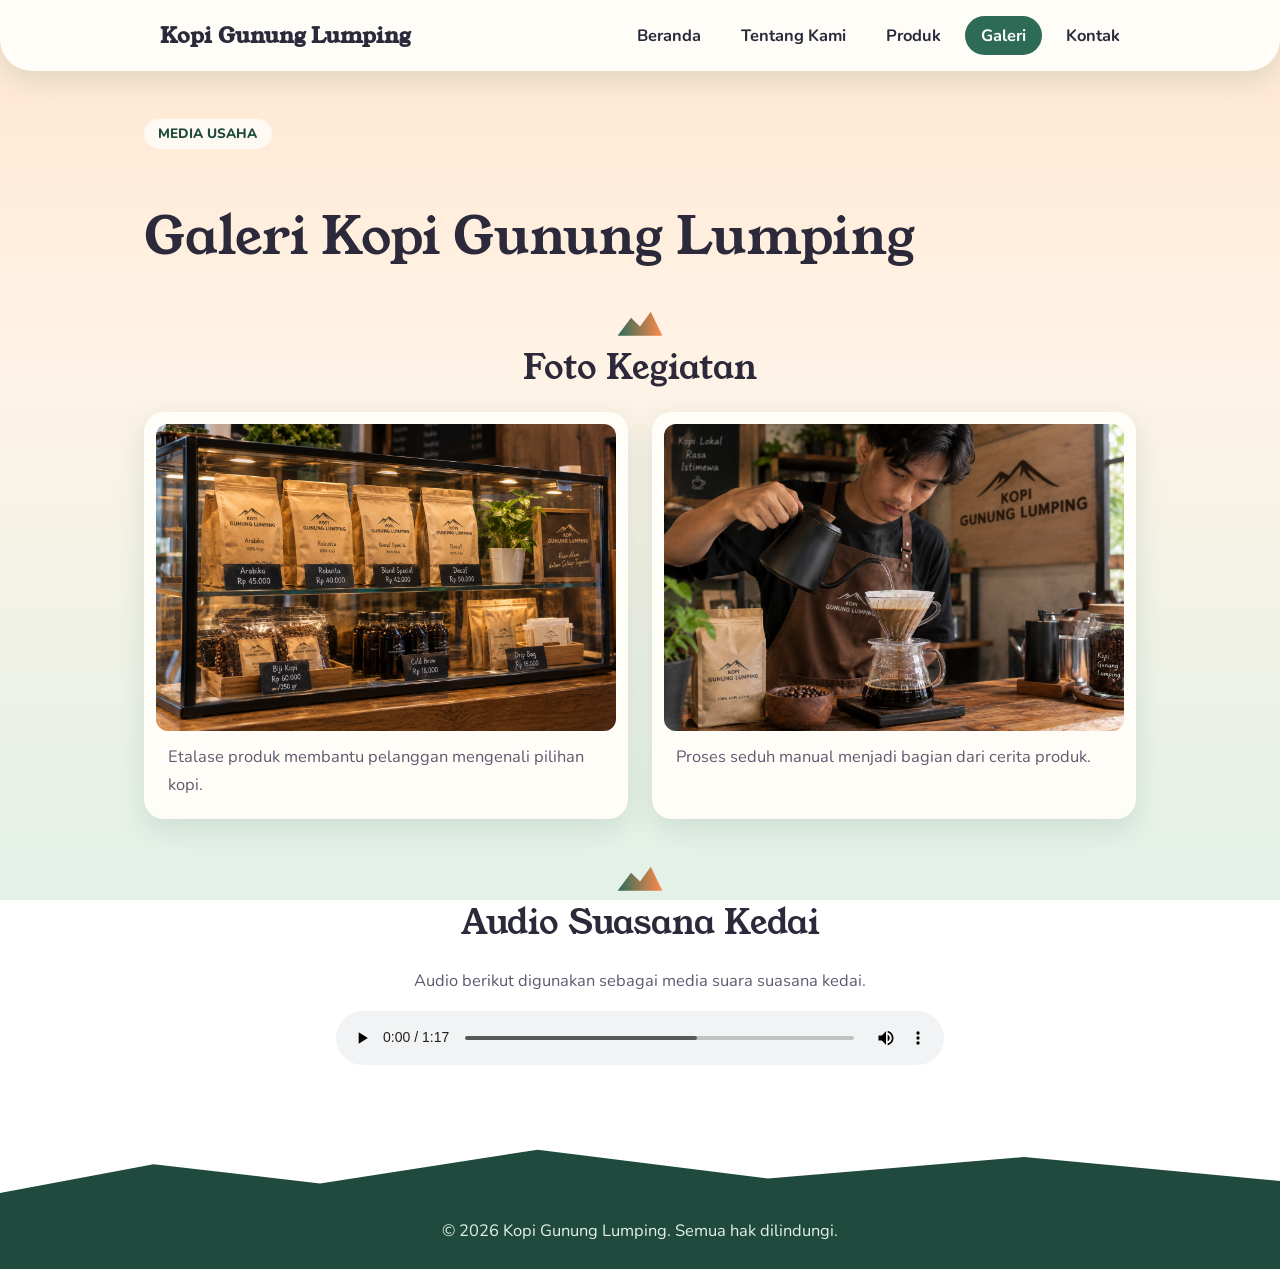
<file: galeri.html>
<!doctype html>
<html lang="id">
<head>
    <meta charset="utf-8">
    <meta name="viewport" content="width=device-width, initial-scale=1">
    <title>Galeri Kopi Gunung Lumping</title>
    <link rel="stylesheet" href="css/style.css">
</head>
<body>
<a class="skip-link" href="#konten">Lewati ke konten utama</a>
<header class="site-header">
  <nav class="nav container" aria-label="Navigasi utama">
    <a class="brand" href="index.html">Kopi Gunung Lumping</a>

    <details class="mobile-menu">
      <summary aria-label="Buka menu navigasi">
        <span class="hamburger" aria-hidden="true">☰</span>
        <span>Menu</span>
      </summary>

      <ul>
        <li><a href="index.html">Beranda</a></li>
        <li><a href="tentang.html">Tentang Kami</a></li>
        <li><a href="produk.html">Produk</a></li>
        <li><a aria-current="page" href="galeri.html">Galeri</a></li>
        <li><a href="kontak.html">Kontak</a></li>
      </ul>
    </details>

    <ul class="desktop-menu">
      <li><a href="index.html">Beranda</a></li>
      <li><a href="tentang.html">Tentang Kami</a></li>
      <li><a href="produk.html">Produk</a></li>
      <li><a aria-current="page" href="galeri.html">Galeri</a></li>
      <li><a href="kontak.html">Kontak</a></li>
    </ul>
  </nav>
</header>
<main id="konten" class="page">
    <section>
        <p class="eyebrow">MEDIA USAHA</p>
        <h1>Galeri Kopi Gunung Lumping</h1>
        <h2>Foto Kegiatan</h2>
        <div class="gallery-grid">
            <figure class="media-card">
                <img src="assets/images/Etalase Kopi Artisanal Hangat.png" width="640" height="360" loading="lazy" alt="Barista menuang air panas ke dripper kopi" />
                <figcaption>Etalase produk membantu pelanggan mengenali pilihan kopi.</figcaption>
            </figure>
            <figure class="media-card">
                <img src="assets/images/Seduhan Kopi Gunung Lumping (1).png" width="640" height="360" loading="lazy" alt="Barista menuang air panas ke dripper kopi" />
                <figcaption>Proses seduh manual menjadi bagian dari cerita produk.</figcaption>
            </figure>
        </div>
    </section>
    <section>
        <h2>Audio Suasana Kedai</h2>
        <p id="audio-note">Audio berikut digunakan sebagai media suara suasana kedai.</p>
        <audio controls aria-describedby="audio-note">
            <source src="assets/audio/Hangatkan_Sanubari_Pagi.mp3" type="audio/mp3">
            Browser Anda tidak mendukung pemutar audio.
        </audio>
    </section>
</main>
<footer class="site-footer">
    <p>&copy; 2026 Kopi Gunung Lumping. Semua hak dilindungi.</p>
</footer>
<script src="js/scrpit.js"></script>
</body>
</html>
</file>
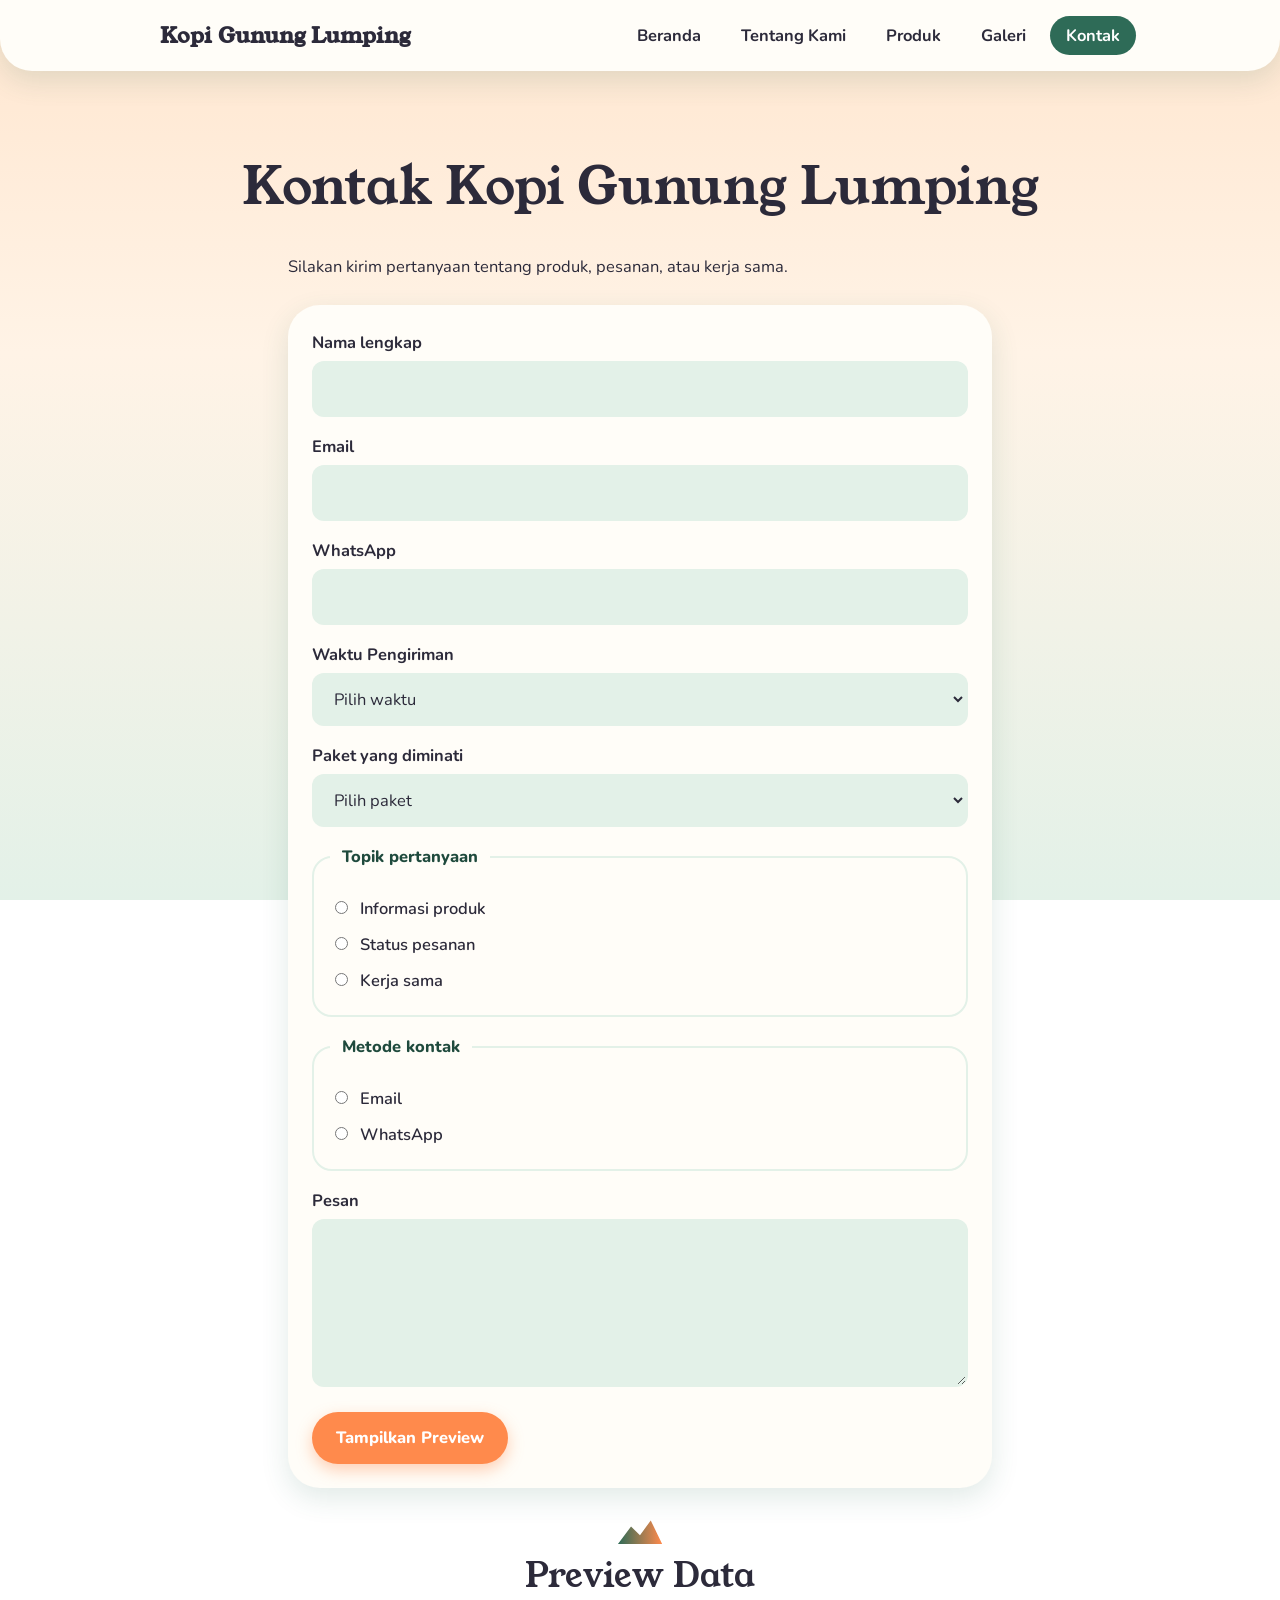
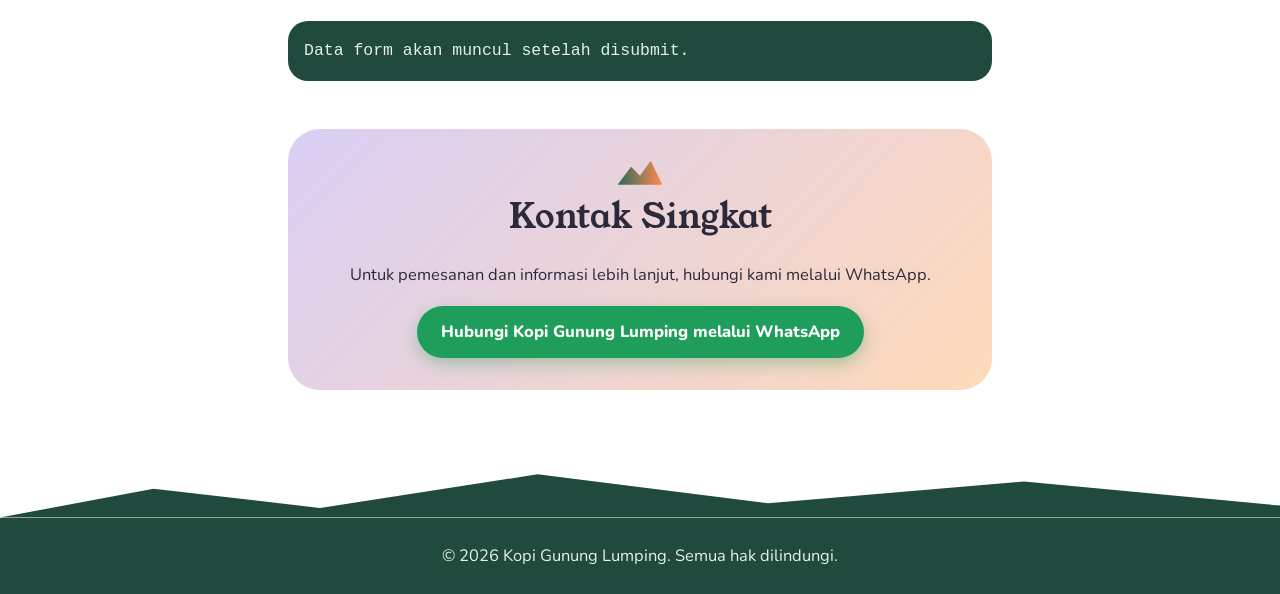
<file: kontak.html>
<!doctype html>
<html lang="id">
  <head>
    <meta charset="utf-8" />
    <meta name="viewport" content="width=device-width, initial-scale=1" />
    <title>Kontak Kopi Gunung Lumping - Website UMKM</title>
    <link rel="stylesheet" href="css/style.css" />
    <script src="js/form.js" defer></script>
  </head>
  <body>
    <a class="skip-link" href="#konten">Lewati ke konten utama</a>
    <header class="site-header">
  <nav class="nav container" aria-label="Navigasi utama">
    <a class="brand" href="index.html">Kopi Gunung Lumping</a>

    <details class="mobile-menu">
      <summary aria-label="Buka menu navigasi">
        <span class="hamburger" aria-hidden="true">☰</span>
        <span>Menu</span>
      </summary>

      <ul>
        <li><a href="index.html">Beranda</a></li>
        <li><a href="tentang.html">Tentang Kami</a></li>
        <li><a href="produk.html">Produk</a></li>
        <li><a href="galeri.html">Galeri</a></li>
        <li><a aria-current="page" href="kontak.html">Kontak</a></li>
      </ul>
    </details>

    <ul class="desktop-menu">
      <li><a href="index.html">Beranda</a></li>
      <li><a href="tentang.html">Tentang Kami</a></li>
      <li><a href="produk.html">Produk</a></li>
      <li><a href="galeri.html">Galeri</a></li>
      <li><a aria-current="page" href="kontak.html">Kontak</a></li>
    </ul>
  </nav>
</header>
    
    <main id="konten" class="page">
      <h1>Kontak Kopi Gunung Lumping</h1>
      <p>Silakan kirim pertanyaan tentang produk, pesanan, atau kerja sama.</p>

        <form id="form-kontak" action="#" method="post">
            <div class="field">
            <label for="nama">Nama lengkap</label>
            <input id="nama" name="nama" type="text" autocomplete="name" required />
            </div>

            <div class="field">
            <label for="email">Email</label>
            <input id="email" name="email" type="email" autocomplete="email" required />
            </div>

            <div class="field">
            <label for="whatsapp">WhatsApp</label>
            <input id="whatsapp" name="whatsapp" type="tel" autocomplete="tel" required />
            </div>

            <div class="field">
            <label for="waktu">Waktu Pengiriman</label>
            <select id="waktu" name="waktu" required>
                <option value="">Pilih waktu</option>
                <option value="pagi">Pagi </option>
                <option value="siang">Siang </option>
                <option value="sore">Sore </option>
                <option value="malam">Malam </option>
            </select>
            </div>

            <div class="field">
            <label for="paket">Paket yang diminati</label>
            <select id="paket" name="paket" required>
                <option value="">Pilih paket</option>
                <option value="rumahan">Paket rumahan</option>
                <option value="kantor">Paket kantor</option>
                <option value="reseller">Paket reseller</option>
            </select>
            </div>

            <fieldset>
            <legend>Topik pertanyaan</legend>
            <label><input type="radio" name="topik" value="produk" required /> Informasi produk</label>
            <label><input type="radio" name="topik" value="pesanan" /> Status pesanan</label>
            <label><input type="radio" name="topik" value="kerja sama" /> Kerja sama</label>
            </fieldset>

            <fieldset>
            <legend>Metode kontak</legend>
            <label><input type="radio" name="metode" value="email" /> Email</label>
            <label><input type="radio" name="metode" value="whatsapp" /> WhatsApp</label>
            </fieldset>

            <div class="field">
            <label for="pesan">Pesan</label>
            <textarea id="pesan" name="pesan" rows="5" required minlength="10"></textarea>
            </div>

            <button type="submit">Tampilkan Preview</button>
        </form>

      <section aria-labelledby="preview-title">
        <h2 id="preview-title">Preview Data</h2>
        <pre id="preview-form" aria-live="polite">Data form akan muncul setelah disubmit.</pre>
      </section>
      
      <section class="contact-section" id="kontak" aria-labelledby="kontak-title">
        <h2 id="kontak-title">Kontak Singkat</h2>
        <p>Untuk pemesanan dan informasi lebih lanjut, hubungi kami melalui WhatsApp.</p>
        <a href="https://wa.me/6285846058980" target="_blank">
         Hubungi Kopi Gunung Lumping melalui WhatsApp
        </a>
      </section>
    </main>

    <footer class="site-footer">
      <p>&copy; 2026 Kopi Gunung Lumping. Semua hak dilindungi.</p>
    </footer>
    <script src="js/scrpit.js"></script>
  </body>
</html>
</file>
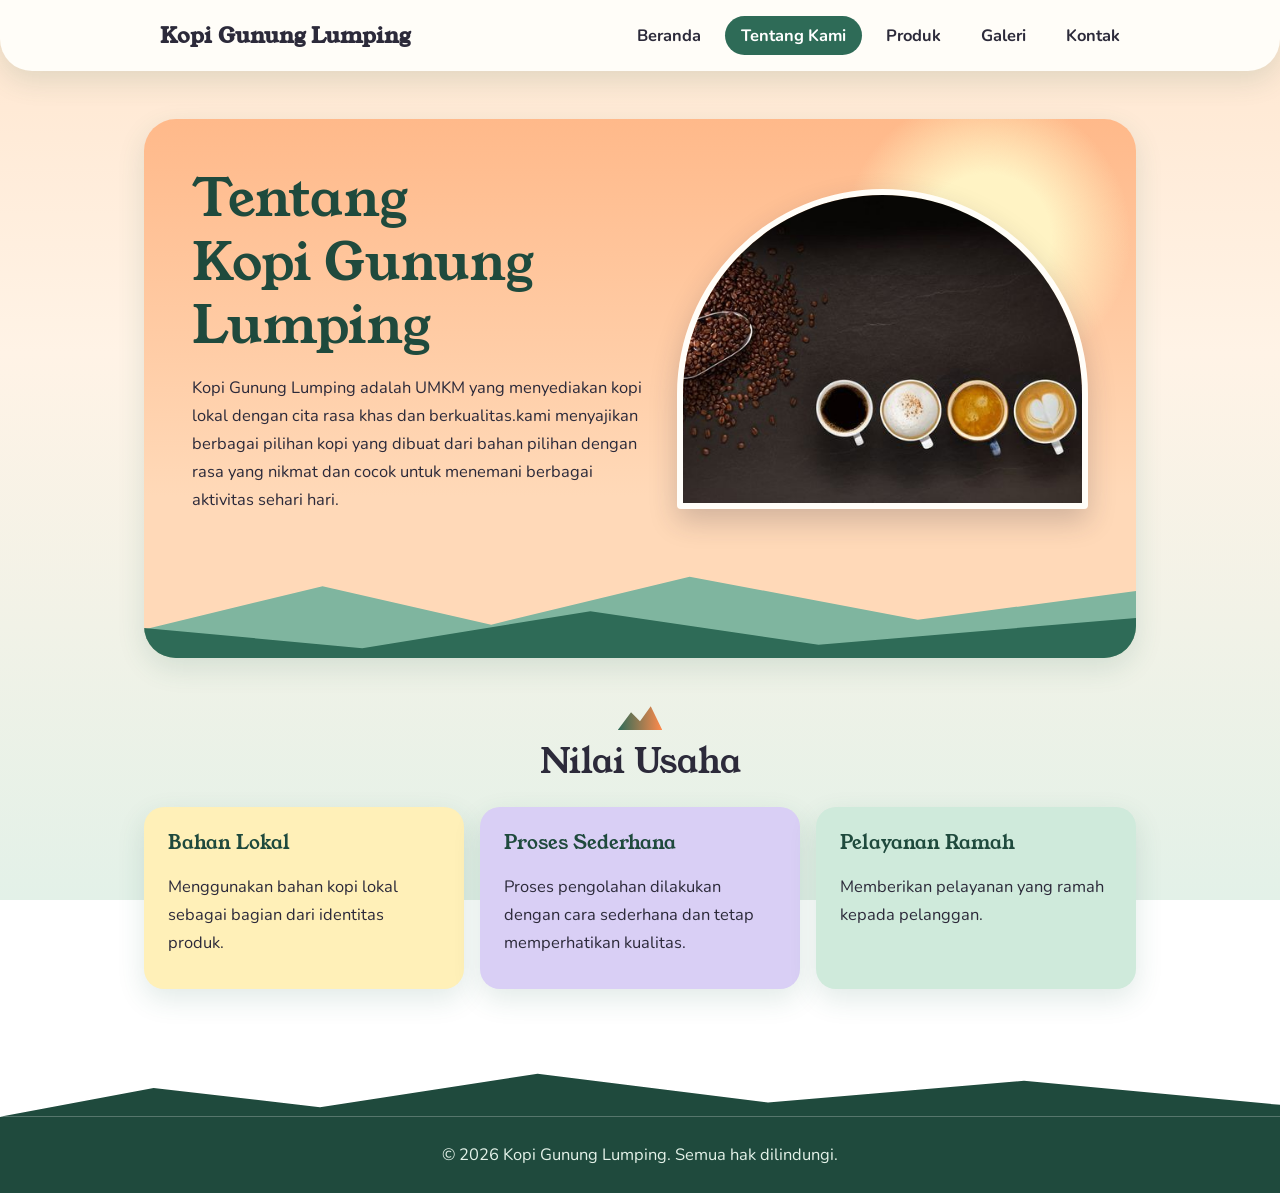
<file: tentang.html>
<!doctype html>
<html lang="id">
<head>
    <meta charset="utf-8">
    <meta name="viewport" content="width=device-width, initial-scale=1">
    <title>Tentang Kopi Gunung Lumping</title>
    <link rel="stylesheet" href="css/style.css">
    <script src="js/app.js" defer></script>
</head>
<body>
<a class="skip-link" href="#konten">Lewati ke konten utama</a>
<header class="site-header">
  <nav class="nav container" aria-label="Navigasi utama">
    <a class="brand" href="index.html">Kopi Gunung Lumping</a>

    <details class="mobile-menu">
      <summary aria-label="Buka menu navigasi">
        <span class="hamburger" aria-hidden="true">☰</span>
        <span>Menu</span>
      </summary>

      <ul>
        <li><a href="index.html">Beranda</a></li>
        <li><a aria-current="page" href="tentang.html">Tentang Kami</a></li>
        <li><a href="produk.html">Produk</a></li>
        <li><a href="galeri.html">Galeri</a></li>
        <li><a href="kontak.html">Kontak</a></li>
      </ul>
    </details>

    <ul class="desktop-menu">
      <li><a href="index.html">Beranda</a></li>
      <li><a aria-current="page" href="tentang.html">Tentang Kami</a></li>
      <li><a href="produk.html">Produk</a></li>
      <li><a href="galeri.html">Galeri</a></li>
      <li><a href="kontak.html">Kontak</a></li>
    </ul>
  </nav>
</header>
<main id="konten" class="page">
    <section class="hero">
        <div class="hero-content">
            <p class="eyebrow"></p>
            <h1>Tentang Kopi Gunung Lumping</h1>
            <p>Kopi Gunung Lumping adalah UMKM yang menyediakan kopi lokal dengan cita rasa khas dan berkualitas.kami menyajikan berbagai pilihan kopi yang
                dibuat dari bahan pilihan dengan rasa yang nikmat dan cocok untuk menemani berbagai aktivitas sehari hari.</p>
        </div>
        <div class="hero-media">
            <img src="assets/images/download.jpg" width="640" height="360" loading="lazy" alt="Barista menuang air panas ke dripper kopi" />
            <span class="hero-badge"></span>
        </div>
    </section>
    <section>
        <h2>Nilai Usaha</h2>
        <div class="nilai-list">
            <article class="info-card">
                <h3>Bahan Lokal</h3>
                <p>Menggunakan bahan kopi lokal sebagai bagian dari identitas produk.</p>
            </article>
            <article class="info-card">
                <h3>Proses Sederhana</h3>
                <p>Proses pengolahan dilakukan dengan cara sederhana dan tetap memperhatikan kualitas.</p>
            </article>
            <article class="info-card">
                <h3>Pelayanan Ramah</h3>
                <p>Memberikan pelayanan yang ramah kepada pelanggan.</p>
            </article>
        </div>
    </section>
</main>
<footer class="site-footer">
        <p>&copy; 2026 Kopi Gunung Lumping. Semua hak dilindungi.</p>
    </footer>
    <script src="js/scrpit.js"></script>
</body>
</html>
</file>
<file: css/style.css>
@import url("https://fonts.googleapis.com/css2?family=Young+Serif&family=Nunito:wght@400;600;700;800&display=swap");

/* =====================================================
   Kopi Gunung Lumping - Desain C: "Pagi di Pegunungan"
   Fajar jingga, kabut hijau, pinus, lavender senja
   ===================================================== */
:root {
  --tinta: #2c2a3a;
  --fajar: #ffd9b8;
  --jingga: #ff8a4c;
  --kabut: #e3f1e8;
  --pinus: #2e6b57;
  --pinus-tua: #1f4a3d;
  --lavender: #d9cff5;
  --mentega: #fff0b8;
  --awan: #fffdf8;

  --color-primary: var(--jingga);
  --color-primary-strong: #e5702f;
  --color-text: var(--tinta);
  --color-muted: #5f5a70;
  --color-surface: var(--awan);
  --color-surface-soft: var(--fajar);
  --color-border: #ead9c6;
  --color-focus: var(--pinus);
  --color-cerah: var(--mentega);

  --space-1: 0.5rem;
  --space-2: 0.75rem;
  --space-3: 1rem;
  --space-4: 1.5rem;
  --space-5: 2rem;
  --space-6: 3rem;

  --radius-sm: 0.75rem;
  --radius-md: 1.25rem;
  --radius-lg: 2rem;

  --bayang: 0 10px 28px rgb(46 107 87 / 14%);

  --font-judul: "Young Serif", Georgia, serif;
  --font-isi: "Nunito", "DM Sans", Arial, sans-serif;
}

*,
*::before,
*::after {
  box-sizing: border-box;
}

body {
  margin: 0;
  color: var(--tinta);
  background: linear-gradient(180deg, #ffe6cf 0, #fff3e6 22rem, var(--kabut) 100%) fixed;
  font-family: var(--font-isi);
  font-size: 1.03rem;
  line-height: 1.7;
}

img {
  max-width: 100%;
  height: auto;
}

.page {
  width: min(100% - 2rem, 62rem);
  margin-inline: auto;
  padding-block: var(--space-6);
}

.page > section + section {
  margin-top: var(--space-6);
}

h1,
h2,
h3,
.brand {
  font-family: var(--font-judul);
  font-weight: 400;
  line-height: 1.2;
  text-wrap: balance;
}

h1 {
  font-size: clamp(2.1rem, 5.5vw, 3.3rem);
}

h2 {
  margin-block: var(--space-5) var(--space-4);
  text-align: center;
  font-size: clamp(1.5rem, 3.5vw, 2.1rem);
}

/* siluet gunung kecil di atas judul bagian */
h2::before {
  content: "";
  display: block;
  width: 2.8rem;
  height: 1.5rem;
  margin: 0 auto var(--space-2);
  background: linear-gradient(90deg, var(--pinus), var(--jingga));
  clip-path: polygon(0 100%, 30% 25%, 50% 62%, 74% 0, 100% 100%);
}

h3 {
  margin-top: 0;
  font-size: 1.2rem;
}

.eyebrow {
  display: inline-block;
  margin: 0 0 var(--space-2);
  padding: 0.2rem 0.9rem;
  color: var(--pinus-tua);
  font-size: 0.85rem;
  font-weight: 800;
  background: rgb(255 255 255 / 70%);
  border-radius: 999px;
}

.eyebrow:empty {
  display: none;
}

/* ============== Fokus & Skip Link ================= */

.skip-link {
  position: absolute;
  top: -5rem;
  left: var(--space-3);
  z-index: 20;
  padding: var(--space-2) var(--space-3);
  color: #fff;
  background: var(--tinta);
}

.skip-link:focus {
  top: var(--space-3);
}

a:focus-visible,
button:focus-visible,
summary:focus-visible,
input:focus-visible,
select:focus-visible,
textarea:focus-visible {
  outline: 3px solid var(--pinus);
  outline-offset: 3px;
}

/* ============== Header & Navigasi ================= */

.site-header {
  padding: var(--space-3) var(--space-4);
  background: var(--awan);
  border-radius: 0 0 var(--radius-lg) var(--radius-lg);
  box-shadow: var(--bayang);
}

.brand {
  display: flex;
  align-items: center;
  gap: var(--space-2);
  color: var(--pinus-tua);
  font-size: 1.35rem;
  text-decoration: none;
}

.brand::before {
  content: "";
  flex: none;
  width: 1.9rem;
  height: 1.3rem;
  background: linear-gradient(90deg, var(--pinus), var(--jingga));
  clip-path: polygon(0 100%, 30% 25%, 50% 62%, 74% 0, 100% 100%);
}

.brand-text {
  display: flex;
  flex-direction: column;
}

.brand-name {
  font-family: var(--font-judul);
  font-size: 1.35rem;
  font-weight: 400;
}

.nav {
  display: flex;
  flex-direction: column;
  align-items: flex-start;
  justify-content: space-between;
  gap: var(--space-3);
  width: min(100% - 2rem, 62rem);
  margin-inline: auto;
}

.nav ul {
  display: flex;
  flex-direction: column;
  flex-wrap: wrap;
  gap: var(--space-1);
  margin: 0;
  padding: 0;
  list-style: none;
}

.nav li {
  margin: 0;
}

.nav a {
  display: inline-block;
  padding: 0.35rem var(--space-3);
  color: var(--tinta);
  font-weight: 700;
  text-decoration: none;
  border-radius: 999px;
  transition: background-color 0.2s, color 0.2s;
}

.nav a:hover {
  background: var(--lavender);
}

.nav a[aria-current="page"] {
  color: #fff;
  background: var(--pinus);
}

.mobile-menu summary {
  display: inline-flex;
  align-items: center;
  gap: var(--space-1);
  padding: 0.35rem var(--space-3);
  color: #fff;
  font-weight: 700;
  cursor: pointer;
  background: var(--pinus);
  border-radius: 999px;
  list-style: none;
}

.mobile-menu summary::-webkit-details-marker {
  display: none;
}

.mobile-menu ul {
  margin-top: var(--space-2);
  padding: var(--space-2);
  background: var(--kabut);
  border-radius: var(--radius-md);
}

/* ============== Tombol ================= */

button,
.button {
  display: inline-block;
  padding: var(--space-2) var(--space-4);
  color: #fff;
  font: inherit;
  font-weight: 800;
  cursor: pointer;
  background: var(--jingga);
  border: 0;
  border-radius: 999px;
  box-shadow: 0 6px 16px rgb(255 138 76 / 40%);
  transition: transform 0.15s, background-color 0.2s;
}

button:hover {
  background: var(--color-primary-strong);
  transform: translateY(-2px);
}

/* ============== Hero ================= */

.hero {
  position: relative;
  display: grid;
  grid-template-columns: minmax(0, 1fr);
  align-items: center;
  gap: var(--space-5);
  padding: var(--space-5) var(--space-5) 7rem;
  overflow: hidden;
  color: var(--tinta);
  background:
    radial-gradient(circle at 85% 22%, #fff3c4 0 4rem, rgb(255 243 196 / 0%) 9rem),
    linear-gradient(180deg, #ffb98a, var(--fajar) 70%);
  border-radius: var(--radius-lg);
  box-shadow: var(--bayang);
}

/* dua lapis gunung di bagian bawah hero */
.hero::before,
.hero::after {
  content: "";
  position: absolute;
  inset: auto 0 0 0;
  pointer-events: none;
}

.hero::before {
  height: 6rem;
  background: #7fb59f;
  clip-path: polygon(0 70%, 18% 25%, 35% 65%, 55% 15%, 78% 60%, 100% 30%, 100% 100%, 0 100%);
}

.hero::after {
  height: 4.2rem;
  background: var(--pinus);
  clip-path: polygon(0 55%, 22% 85%, 45% 30%, 68% 80%, 100% 40%, 100% 100%, 0 100%);
}

.hero-content,
.hero-media {
  position: relative;
  z-index: 1;
  min-width: 0;
}

.hero h1 {
  margin: 0 0 var(--space-3);
  color: var(--pinus-tua);
}

.hero p {
  max-width: 34rem;
}

/* foto berbentuk jendela lengkung */
.hero-image,
.hero-media img {
  position: relative;
  z-index: 1;
  display: block;
  width: 100%;
  height: 320px;
  border: 6px solid var(--awan);
  border-radius: 999px 999px var(--radius-md) var(--radius-md);
  box-shadow: 0 12px 28px rgb(44 42 58 / 22%);
  object-fit: cover;
}

.hero-badge:empty {
  display: none;
}

.hero button {
  color: var(--pinus-tua);
  background: var(--awan);
  box-shadow: 0 6px 16px rgb(44 42 58 / 18%);
}

.hero button:hover {
  background: var(--mentega);
}

figure > .hero-image {
  height: auto;
  max-height: 26rem;
  border-radius: var(--radius-md);
}

/* ============== Kartu umum ================= */

.info-card,
.nilai-card,
.media-card,
.product-card {
  background: var(--awan);
  border-radius: var(--radius-md);
  box-shadow: var(--bayang);
}

.info-card,
.nilai-card {
  margin-bottom: var(--space-3);
  padding: var(--space-4);
}

.info-card h3,
.nilai-card h3 {
  color: var(--pinus-tua);
}

.info-card p,
.nilai-card p {
  margin: 0 0 var(--space-1);
}

/* warna pastel kartu bergantian */
.info-card:nth-child(4n + 1),
.nilai-card:nth-child(4n + 1) {
  background: var(--mentega);
}

.info-card:nth-child(4n + 2),
.nilai-card:nth-child(4n + 2) {
  background: var(--lavender);
}

.info-card:nth-child(4n + 3),
.nilai-card:nth-child(4n + 3) {
  background: #cfeadb;
}

.info-card:nth-child(4n),
.nilai-card:nth-child(4n) {
  background: var(--fajar);
}

.info-section {
  padding: var(--space-4);
  background: rgb(255 255 255 / 55%);
  border-radius: var(--radius-lg);
}

.info-section .info-card:last-child {
  margin-bottom: 0;
}

.nilai-list {
  display: grid;
  grid-template-columns: minmax(0, 1fr);
  gap: var(--space-3);
}

.nilai-list .info-card {
  margin-bottom: 0;
}

/* ============== Produk ================= */

.product-grid {
  display: grid;
  grid-template-columns: repeat(3, minmax(0, 1fr));
  gap: var(--space-4);
  margin-block: var(--space-4);
}

.product-card {
  position: relative;
  display: flex;
  flex-direction: column;
  margin: 0;
  padding: var(--space-4);
  overflow: hidden;
}

.product-photo {
  display: block;
  width: calc(100% + 3rem);
  max-width: none;
  height: 12rem;
  margin: calc(-1 * var(--space-4)) calc(-1 * var(--space-4)) var(--space-3);
  object-fit: cover;
}

.product-card h3 {
  margin-bottom: var(--space-2);
  color: var(--pinus-tua);
  text-align: left;
}

.product-badge + h3 {
  margin-top: var(--space-4);
}

.product-card p {
  margin: 0 0 var(--space-3);
  text-align: left;
}

.price,
.product-card .priceProduk {
  margin-top: auto;
  color: #d4551a;
  font-size: 1.2rem;
  font-weight: 800;
}

.product-badge {
  position: absolute;
  top: var(--space-3);
  right: var(--space-3);
  padding: 0.15rem 0.8rem;
  color: var(--pinus-tua);
  font-size: 0.78rem;
  font-weight: 800;
  background: var(--mentega);
  border-radius: 999px;
  box-shadow: 0 3px 8px rgb(44 42 58 / 15%);
}

.card-actions {
  display: flex;
  flex-direction: row;
  align-items: center;
  flex-wrap: wrap;
  gap: var(--space-2);
  margin-top: var(--space-2);
}

.card-actions a {
  display: inline-block;
  padding: 0.35rem var(--space-3);
  color: var(--pinus);
  font-weight: 700;
  text-align: center;
  text-decoration: none;
  background: var(--kabut);
  border-radius: 999px;
  transition: background-color 0.2s, color 0.2s;
}

.card-actions .button {
  color: #fff;
  background: var(--pinus);
  box-shadow: none;
}

.card-actions .button:hover,
.card-actions a:not(.button):hover {
  color: #fff;
  background: var(--jingga);
}

/* ============== Katalog dinamis ================= */

.produk-status,
#produk-ringkasan {
  margin: 0 0 var(--space-2);
  color: var(--color-muted);
}

#produk-unggulan {
  display: inline-block;
  margin-bottom: var(--space-3);
  padding: 0.3rem 1rem;
  color: var(--pinus-tua);
  font-weight: 800;
  background: var(--mentega);
  border-radius: 999px;
}

#produk-grid {
  display: grid;
  grid-template-columns: repeat(auto-fill, minmax(14rem, 1fr));
  gap: var(--space-4);
}

.category-note {
  margin: 0 0 var(--space-2);
  color: var(--pinus);
  font-size: 0.88rem;
  font-weight: 800;
}

.stock-badge {
  display: inline-flex;
  align-self: flex-start;
  margin-block: var(--space-2);
  padding: 0.2rem 0.8rem;
  color: var(--pinus-tua);
  font-size: 0.85rem;
  font-weight: 800;
  background: #cfeadb;
  border-radius: 999px;
}

.stock-badge.warning,
.stock-badge.is-low {
  color: #7a4300;
  background: var(--mentega);
}

.stock-badge.empty,
.stock-badge.is-empty {
  color: #8f2a1c;
  background: #ffd4cb;
}

.featured-badge {
  display: inline-flex;
  align-self: flex-end;
  margin-block: var(--space-2);
  padding: 0.2rem 0.8rem;
  font-size: 0.85rem;
  font-weight: 800;
  background: var(--mentega);
  border-radius: 999px;
}

.filter-bar {
  display: flex;
  flex-wrap: wrap;
  justify-content: center;
  gap: var(--space-2);
  margin-block: var(--space-3) var(--space-4);
}

.filter-button {
  padding: 0.5rem 1.1rem;
  color: var(--tinta);
  background: var(--awan);
  box-shadow: 0 3px 10px rgb(46 107 87 / 12%);
}

.filter-button:hover {
  color: var(--tinta);
  background: var(--lavender);
}

.filter-button.is-active,
.filter-button.is-active:hover {
  color: #fff;
  background: var(--pinus);
}

.ghost-button {
  align-self: flex-start;
  margin-top: var(--space-2);
  padding: 0.3rem 0.9rem;
  color: var(--pinus);
  font-size: 0.9rem;
  background: var(--kabut);
  box-shadow: none;
}

.ghost-button:hover {
  color: #fff;
  background: var(--pinus);
}

.empty-state {
  grid-column: 1 / -1;
  padding: var(--space-4);
  color: var(--color-muted);
  text-align: center;
  background: rgb(255 255 255 / 60%);
  border: 2px dashed var(--pinus);
  border-radius: var(--radius-md);
}

/* ============== Tabel ================= */

table {
  width: 100%;
  overflow: hidden;
  background: var(--awan);
  border-collapse: separate;
  border-spacing: 0;
  border-radius: var(--radius-md);
  box-shadow: var(--bayang);
}

.table-scroll {
  max-width: 100%;
  overflow-x: auto;
}

.table-scroll table {
  min-width: 32rem;
}

caption {
  margin-bottom: var(--space-2);
  color: var(--pinus-tua);
  font-weight: 800;
  text-align: left;
}

th,
td {
  padding: var(--space-2) var(--space-3);
  text-align: left;
  border-bottom: 1px solid var(--color-border);
}

thead th {
  color: #fff;
  background: var(--pinus);
}

tbody th {
  background: var(--kabut);
}

tbody tr:hover td {
  background: var(--mentega);
}

tbody tr:last-child th,
tbody tr:last-child td {
  border-bottom: 0;
}

/* ============== Galeri ================= */

figure {
  margin: 0 0 var(--space-4);
}

figure img {
  display: block;
  width: 100%;
  height: auto;
  border-radius: var(--radius-md);
}

figcaption {
  margin-top: var(--space-2);
  color: var(--color-muted);
}

.gallery-grid {
  display: grid;
  grid-template-columns: minmax(0, 1fr);
  gap: var(--space-4);
}

.media-card {
  margin: 0;
  padding: var(--space-2);
}

.media-card img {
  border-radius: var(--radius-sm);
}

.media-card figcaption {
  padding: 0 var(--space-2) var(--space-1);
}

#audio-note {
  max-width: 44rem;
  margin: 0 auto var(--space-3);
  color: var(--color-muted);
  text-align: center;
}

audio {
  display: block;
  width: 100%;
  max-width: 38rem;
  margin: 0 auto;
}

/* ============== Kontak ================= */

#konten > h1 {
  text-align: center;
}

#konten > p {
  max-width: 44rem;
  margin: var(--space-3) auto;
}

#form-kontak {
  max-width: 44rem;
  margin: var(--space-4) auto;
  padding: var(--space-4);
  background: var(--awan);
  border-radius: var(--radius-lg);
  box-shadow: var(--bayang);
}

#form-kontak .field {
  margin-bottom: var(--space-3);
}

#form-kontak label {
  display: block;
  margin-bottom: 0.25rem;
  font-weight: 700;
}

#form-kontak input[type="text"],
#form-kontak input[type="email"],
#form-kontak input[type="tel"],
#form-kontak select,
#form-kontak textarea {
  width: 100%;
  padding: var(--space-2) var(--space-3);
  color: var(--tinta);
  font: inherit;
  background: var(--kabut);
  border: 2px solid transparent;
  border-radius: var(--radius-sm);
}

#form-kontak input:focus,
#form-kontak select:focus,
#form-kontak textarea:focus {
  background: #fff;
  border-color: var(--pinus);
}

#form-kontak fieldset {
  margin: 0 0 var(--space-3);
  padding: var(--space-3);
  border: 2px solid var(--kabut);
  border-radius: var(--radius-md);
}

#form-kontak legend {
  padding: 0 var(--space-2);
  color: var(--pinus-tua);
  font-weight: 800;
}

#form-kontak fieldset label {
  margin-top: var(--space-1);
  font-weight: 600;
}

#form-kontak input[type="radio"] {
  margin-right: var(--space-1);
  accent-color: var(--jingga);
}

#preview-form {
  max-width: 44rem;
  margin: var(--space-3) auto;
  padding: var(--space-3);
  color: #e3f1e8;
  white-space: pre-wrap;
  background: var(--pinus-tua);
  border-radius: var(--radius-md);
}

.contact-section {
  max-width: 44rem;
  margin: var(--space-5) auto 0;
  padding: var(--space-5) var(--space-4);
  text-align: center;
  background: linear-gradient(135deg, var(--lavender), var(--fajar));
  border-radius: var(--radius-lg);
}

.contact-section h2 {
  margin-top: 0;
}

.contact-section a {
  display: inline-block;
  padding: var(--space-2) var(--space-4);
  color: #fff;
  font-weight: 800;
  text-decoration: none;
  background: #1f9d5a;
  border-radius: 999px;
  box-shadow: 0 6px 16px rgb(31 157 90 / 35%);
  transition: background-color 0.2s;
}

.contact-section a:hover {
  background: #167a45;
}

/* ============== Footer ================= */

.site-footer {
  position: relative;
  margin-top: 5rem;
  padding: var(--space-4);
  color: var(--kabut);
  text-align: center;
  background: var(--pinus-tua);
}

.site-footer::before {
  content: "";
  position: absolute;
  inset: auto 0 100% 0;
  height: 3rem;
  background: var(--pinus-tua);
  clip-path: polygon(0 100%, 12% 40%, 25% 80%, 42% 10%, 60% 70%, 80% 25%, 100% 75%, 100% 100%);
}

.site-footer p {
  margin: 0;
}

/* ============== Responsive ================= */

@media (max-width: 41.99rem) {
  .page {
    width: min(100% - 1.25rem, 62rem);
    padding-block: var(--space-4);
  }

  .hero {
    padding: var(--space-4) var(--space-3) 6rem;
  }

  .hero-image,
  .hero-media img {
    height: 240px;
  }

  .product-grid,
  #produk-grid {
    grid-template-columns: minmax(0, 1fr);
  }
}

@media (min-width: 42rem) {
  .nav ul {
    flex-direction: row;
  }

  .gallery-grid,
  .nilai-list {
    grid-template-columns: repeat(2, minmax(0, 1fr));
  }

  .info-section {
    display: grid;
    grid-template-columns: repeat(2, minmax(0, 1fr));
    gap: var(--space-3);
  }

  .info-section > h2 {
    grid-column: 1 / -1;
    margin-top: 0;
  }

  .info-section .info-card {
    margin-bottom: 0;
  }
}

@media (min-width: 42rem) and (max-width: 59.99rem) {
  .product-grid {
    grid-template-columns: repeat(2, minmax(0, 1fr));
  }
}

@media (min-width: 60rem) {
  .nav {
    flex-direction: row;
    align-items: center;
  }

  .hero {
    grid-template-columns: minmax(0, 1.1fr) minmax(0, 1fr);
    padding: var(--space-6) var(--space-6) 8rem;
  }

  .nilai-list {
    grid-template-columns: repeat(3, minmax(0, 1fr));
  }
}

@media screen and (min-width: 769px) {
  .mobile-menu {
    display: none !important;
  }

  .desktop-menu {
    display: flex !important;
  }
}

@media screen and (max-width: 768px) {
  .mobile-menu {
    display: block !important;
  }

  .desktop-menu {
    display: none !important;
  }
}

@media (prefers-reduced-motion: reduce) {
  * {
    transition: none !important;
  }

  button:hover {
    transform: none;
  }
}
</file>
